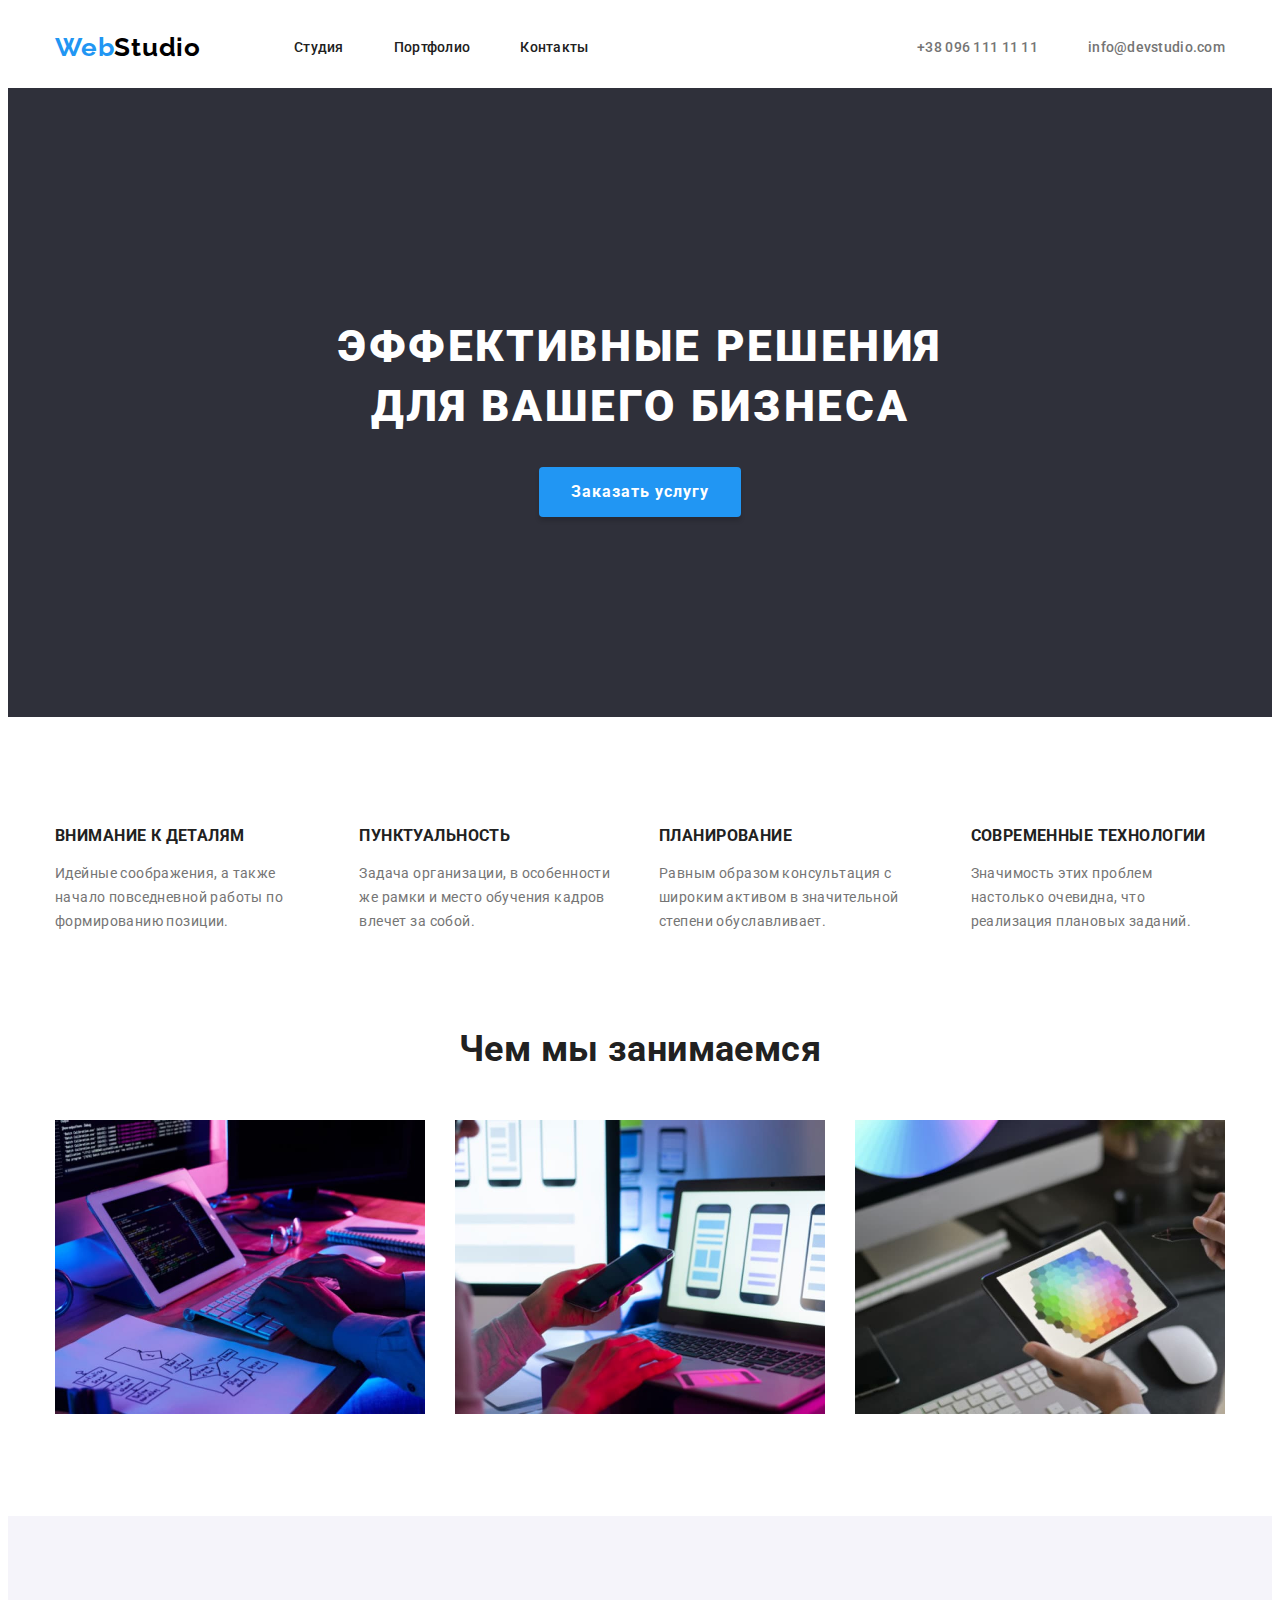
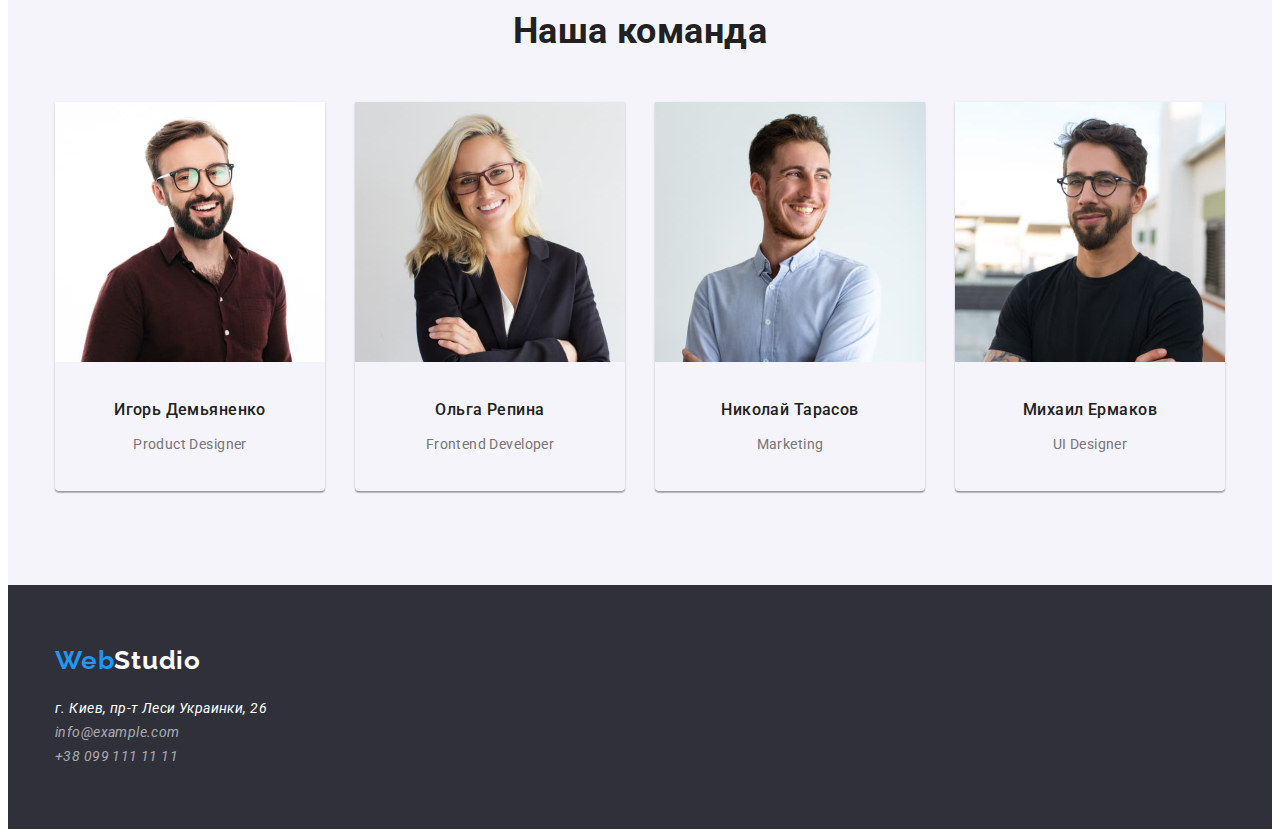
<file: index.html>
<!DOCTYPE html>
<html lang="ru">
  <head>
    <meta charset="UTF-8" />
    <meta http-equiv="X-UA-Compatible" content="IE=edge" />
    <meta name="viewport" content="width=device-width, initial-scale=1.0" />
    <link rel="preconnect" href="https://fonts.googleapis.com" />
    <link rel="preconnect" href="https://fonts.gstatic.com" crossorigin />
    <link
      href="https://fonts.googleapis.com/css2?family=Raleway:wght@700&family=Roboto:wght@400;500;700;900&display=swap"
      rel="stylesheet"
    />
    <link
      rel="stylesheet"
      href="https://cdnjs.cloudflare.com/ajax/libs/modern-normalize/1.1.0/modern-normalize.min.css"
      integrity="sha512-wpPYUAdjBVSE4KJnH1VR1HeZfpl1ub8YT/NKx4PuQ5NmX2tKuGu6U/JRp5y+Y8XG2tV+wKQpNHVUX03MfMFn9Q=="
      crossorigin="anonymous"
      referrerpolicy="no-referrer"
    />
    <!-- <link rel="stylesheet" href="./normileze.css" /> -->
    <link rel="stylesheet" href="./css/styles.css" />
    <title>hw-2</title>
  </head>
  <body>
    <!-- Header -->
    <header class="header">
      <div class="container">
        <!--Navigation-->
        <nav class="site-nav">
          <!--Logo-->
          <a href="./index.html" lang="en" class="link site-logo"
            ><span class="accent">Web</span>Studio</a
          >

          <ul class="list nav-list">
            <li>
              <a href="" class="link nav-link">Студия</a>
            </li>
            <li>
              <a href="./portfolio.html" class="link nav-link">Портфолио</a>
            </li>
            <li>
              <a href="" class="link nav-link">Контакты</a>
            </li>
          </ul>
        </nav>

        <!--Contacts-->
        <ul class="list contacts-list">
          <li>
            <a href="mailto:info@devstudio.com" class="link contact-link">info@devstudio.com</a>
          </li>
          <li><a href="tel:+380961111111" class="link contact-link">+38 096 111 11 11</a></li>
        </ul>
      </div>
    </header>

    <!-- Main -->
    <main>
      <!--Hero-->
      <section class="hero section-dark">
        <div class="container">
          <h1 class="hero-slogan">Эффективные решения для вашего бизнеса</h1>
          <button class="button hero-button" type="button">Заказать услугу</button>
        </div>
      </section>

      <!--Promo-->
      <section class="promo container">
        <h2 class="visually-hidden">Наши приемущества</h2>
        <ul class="promo-list list">
          <li>
            <h3 class="promo-title">Внимание к деталям</h3>
            <p class="promo-text">
              Идейные соображения, а также начало повседневной работы по формированию позиции.
            </p>
          </li>
          <li>
            <h3 class="promo-title">Пунктуальность</h3>
            <p class="promo-text">
              Задача организации, в особенности же рамки и место обучения кадров влечет за собой.
            </p>
          </li>
          <li>
            <h3 class="promo-title">Планирование</h3>
            <p class="promo-text">
              Равным образом консультация с широким активом в значительной степени обуславливает.
            </p>
          </li>
          <li>
            <h3 class="promo-title">Современные технологии</h3>
            <p class="promo-text">
              Значимость этих проблем настолько очевидна, что реализация плановых заданий.
            </p>
          </li>
        </ul>
      </section>

      <!--Works-->
      <section class="works container">
        <h2 class="section-title">Чем мы занимаемся</h2>
        <ul class="works-list list">
          <li>
            <img
              src="./images/activities-desktop.jpg"
              alt="Разработчик пишет код приложения"
              width="370"
            />
          </li>
          <li>
            <img
              src="./images/activities-mobile.jpg"
              alt="Дизайнер разрабатывает варианты макетов для мобильных приложений "
              width="370"
            />
          </li>
          <li>
            <img
              src="./images/activities-design.jpg"
              alt="Дизайнер выбирает цвет на палитре цветов"
              width="370"
            />
          </li>
        </ul>
      </section>

      <!--Our team-->
      <section class="team section-light">
        <div class="container">
          <h2 class="section-title">Наша команда</h2>
          <ul class="list team-list">
            <li class="team-item">
              <img src="./images/team1.jpg" alt="Игорь Демьяненко, Product Designer" width="270" />
              <h3 class="worker-name">Игорь Демьяненко</h3>
              <p lang="en">Product Designer</p>
            </li>

            <li class="team-item">
              <img src="./images/team2.jpg" alt="Ольга Репина, Frontend Developer" width="270" />
              <h3 class="worker-name">Ольга Репина</h3>
              <p lang="en">Frontend Developer</p>
            </li>

            <li class="team-item">
              <img src="./images/team3.jpg" alt="Николай Тарасов, Marketing" width="270" />
              <h3 class="worker-name">Николай Тарасов</h3>
              <p lang="en">Marketing</p>
            </li>

            <li class="team-item">
              <img src="./images/team4.jpg" alt="Михаил Ермаков, UI Designer" width="270" />
              <h3 class="worker-name">Михаил Ермаков</h3>
              <p lang="en">UI Designer</p>
            </li>
          </ul>
        </div>
      </section>
    </main>

    <!-- Footer -->
    <footer class="footer section-dark">
      <div class="container">
        <!--Logo-->
        <a href="./index.html" lang="en" class="link site-logo"
          ><span class="accent">Web</span>Studio</a
        >

        <address>
          <ul class="footer-address list">
            <li>
              <a
                href="https://goo.gl/maps/r7TghXEzJccz46gc6"
                target="_blank"
                rel="noopener nofollow noreferrer"
                class="link address-map"
                >г. Киев, пр-т Леси Украинки, 26</a
              >
            </li>
            <li>
              <a href="mailto:info@example.com" class="link address-item">info@example.com</a>
            </li>
            <li><a href="tel:+380991111111" class="link address-item">+38 099 111 11 11</a></li>
          </ul>
        </address>
      </div>
    </footer>
  </body>
</html>
</file>
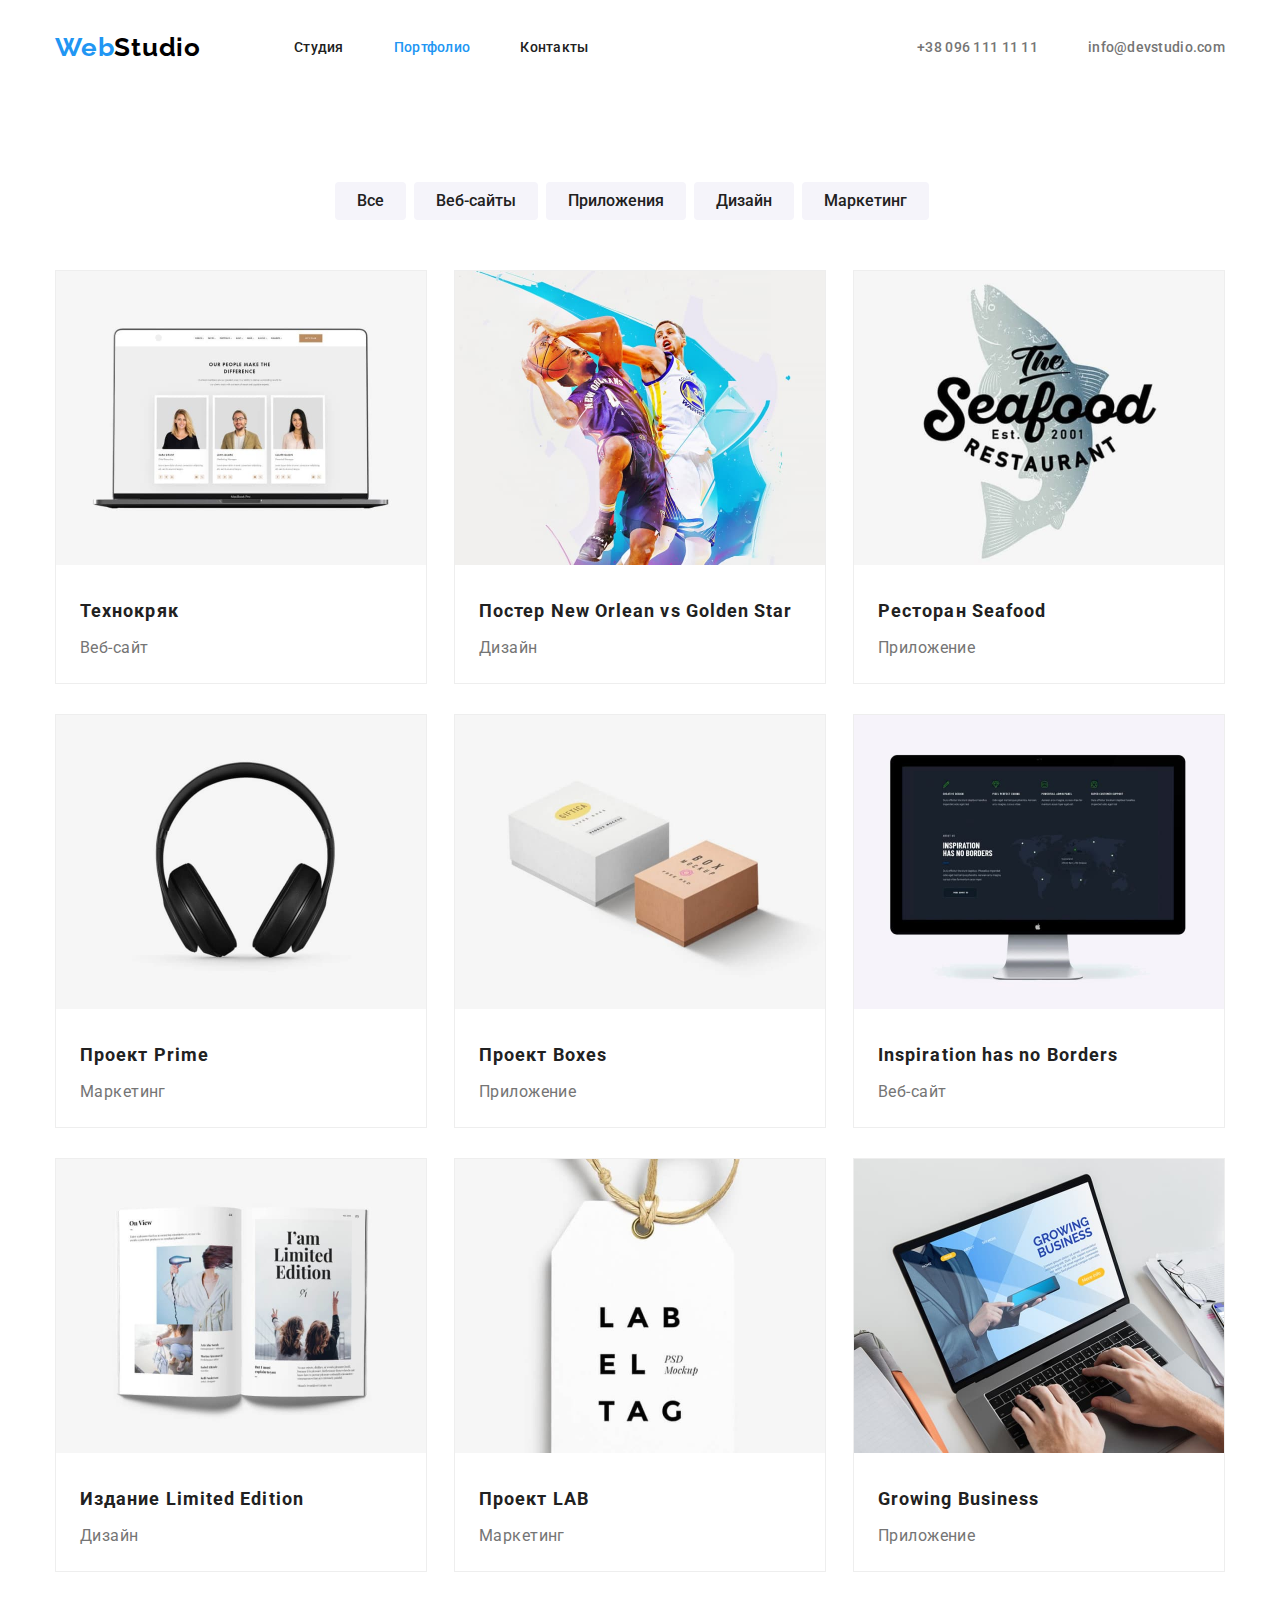
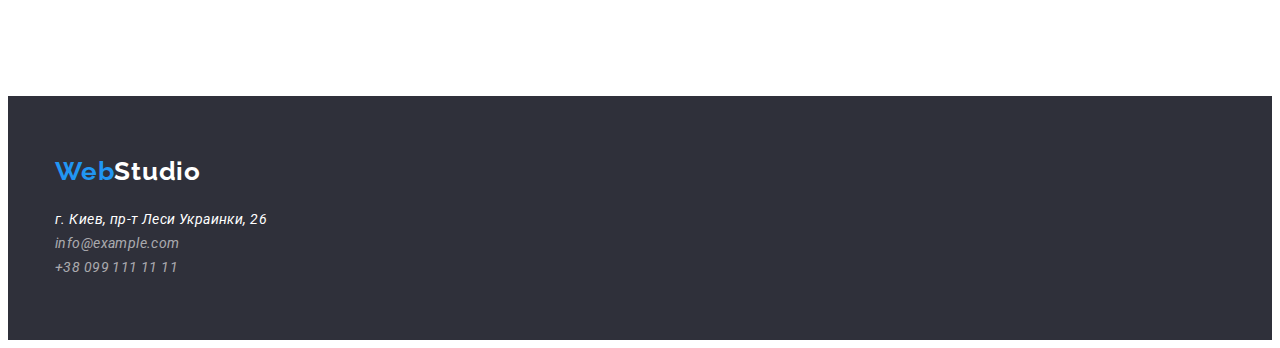
<file: portfolio.html>
<!DOCTYPE html>
<html lang="ru">
  <head>
    <meta charset="UTF-8" />
    <meta http-equiv="X-UA-Compatible" content="IE=edge" />
    <meta name="viewport" content="width=device-width, initial-scale=1.0" />
    <link rel="preconnect" href="https://fonts.googleapis.com" />
    <link rel="preconnect" href="https://fonts.gstatic.com" crossorigin />
    <link
      href="https://fonts.googleapis.com/css2?family=Raleway:wght@700&family=Roboto:wght@400;500;700;900&display=swap"
      rel="stylesheet"
    />
    <link
      rel="stylesheet"
      href="https://cdnjs.cloudflare.com/ajax/libs/modern-normalize/1.1.0/modern-normalize.min.css"
      integrity="sha512-wpPYUAdjBVSE4KJnH1VR1HeZfpl1ub8YT/NKx4PuQ5NmX2tKuGu6U/JRp5y+Y8XG2tV+wKQpNHVUX03MfMFn9Q=="
      crossorigin="anonymous"
      referrerpolicy="no-referrer"
    />
    <!-- <link rel="stylesheet" href="./normileze.css" /> -->
    <link rel="stylesheet" href="./css/styles.css" />
    <title>hw-2-portfolio</title>
  </head>
  <body>
    <!-- Header -->
    <header class="header">
      <div class="container">
        <!--Navigation-->
        <nav class="site-nav">
          <!--Logo-->
          <a href="./index.html" lang="en" class="link site-logo"
            ><span class="accent">Web</span>Studio</a
          >

          <ul class="list nav-list">
            <li>
              <a href="" class="link nav-link">Студия</a>
            </li>
            <li>
              <a href="./portfolio.html" class="link nav-link current">Портфолио</a>
            </li>
            <li>
              <a href="" class="link nav-link">Контакты</a>
            </li>
          </ul>
        </nav>

        <!--Contacts-->
        <ul class="list contacts-list">
          <li>
            <a href="mailto:info@devstudio.com" class="link contact-link">info@devstudio.com</a>
          </li>
          <li><a href="tel:+380961111111" class="link contact-link">+38 096 111 11 11</a></li>
        </ul>
      </div>
    </header>

    <!-- Main -->
    <main>
      <!--Our projects-->
      <section class="container projects">
        <h1 class="visually-hidden">Наши проекты</h1>
        <div class="project-filtr">
          <ul class="project-filtr-list list">
            <li><button class="button project-button" type="button">Все</button></li>
            <li><button class="button project-button" type="button">Веб-сайты</button></li>
            <li><button class="button project-button" type="button">Приложения</button></li>
            <li><button class="button project-button" type="button">Дизайн</button></li>
            <li><button class="button project-button" type="button">Маркетинг</button></li>
          </ul>
        </div>
        <ul class="list project-list">
          <li class="project-item">
            <img
              src="./images/project1.jpg"
              alt="Дисплей ноутбука с открытой страницей сайта"
              width="370"
            />
            <h2 class="project-title">Технокряк</h2>
            <p class="project-type">Веб-сайт</p>
          </li>
          <li class="project-item">
            <img
              class="project-img"
              src="./images/project2.jpg"
              alt="Постер, два баскетболиста в прыжке"
              width="370"
            />
            <h2 class="project-title">Постер New Orlean vs Golden Star</h2>
            <p class="project-type">Дизайн</p>
          </li>
          <li class="project-item">
            <img src="./images/project3.jpg" alt="Логотип ресторана Сифууд с рыбой" width="370" />
            <h2 class="project-title">Ресторан Seafood</h2>
            <p class="project-type">Приложение</p>
          </li>
          <li class="project-item">
            <img src="./images/project4.jpg" alt="Черные накладные наушники" width="370" />
            <h2 class="project-title">Проект Prime</h2>
            <p class="project-type">Маркетинг</p>
          </li>
          <li class="project-item">
            <img
              src="./images/project5.jpg"
              alt="Две картонные коробочки, белая и крафтовая"
              width="370"
            />
            <h2 class="project-title">Проект Boxes</h2>
            <p class="project-type">Приложение</p>
          </li>
          <li class="project-item">
            <img
              src="./images/project6.jpg"
              alt="Монитор с изображением страницы сайта"
              width="370"
            />
            <h2 class="project-title">Inspiration has no Borders</h2>
            <p class="project-type">Веб-сайт</p>
          </li>
          <li class="project-item">
            <img
              src="./images/project7.jpg"
              alt="Разворот журнала со статьей и изображением"
              width="370"
            />
            <h2 class="project-title">Издание Limited Edition</h2>
            <p class="project-type">Дизайн</p>
          </li>
          <li class="project-item">
            <img
              src="./images/project8.jpg"
              alt="Бумажная бирка с нидписью Лаб Эль Таг"
              width="370"
            />
            <h2 class="project-title">Проект LAB</h2>
            <p class="project-type">Маркетинг</p>
          </li>
          <li class="project-item">
            <img
              src="./images/project9.jpg"
              alt="Дисплей ноутбука с изображением приложения Гроувиг Бизнес"
              width="370"
            />
            <h2 class="project-title">Growing Business</h2>
            <p class="project-type">Приложение</p>
          </li>
        </ul>
      </section>
    </main>

    <!-- Footer -->
    <footer class="footer section-dark">
      <div class="container">
        <!--Logo-->
        <a href="./index.html" lang="en" class="link site-logo"
          ><span class="accent">Web</span>Studio</a
        >

        <address>
          <ul class="footer-address list">
            <li>
              <a
                href="https://goo.gl/maps/r7TghXEzJccz46gc6"
                target="_blank"
                rel="noopener nofollow noreferrer"
                class="link address-map"
                >г. Киев, пр-т Леси Украинки, 26</a
              >
            </li>
            <li>
              <a href="mailto:info@example.com" class="link address-item">info@example.com</a>
            </li>
            <li><a href="tel:+380991111111" class="link address-item">+38 099 111 11 11</a></li>
          </ul>
        </address>
      </div>
    </footer>
  </body>
</html>
</file>
<file: css/styles.css>
:root {
  /* Fonts */
  --primary-font: 'Roboto', sans-serif;
  --secondary-font: 'Raleway', sans-serif;

  /* Colors */
  --primary-color: #757575;
  --secondary-color: #212121;
  --accent-color: #2196f3;
  --white-color: #ffffff;
  --black-color: #000000;

  --primary-background-color: #ffffff;
  --light-background-color: #f5f4fa;
  --dark-background-color: #2f303a;
}

body {
  font-family: var(--primary-font), 'Tahoma', sans-serif;
  font-style: normal;
  font-weight: 400;
  font-size: 14px;
  line-height: 1.71;
  letter-spacing: 0.03em;

  color: var(--primary-color);

  background-color: var(--primary-background-color);
}

/* Common Styles */
.link {
  text-decoration: none;
  color: inherit;
}

.button {
  border: none;
  background-color: transparent;
  cursor: pointer;
  font-family: inherit;
  color: inherit;

  padding: 0;
}

.list {
  list-style: none;

  padding-left: 0;
  margin-top: 0;
  margin-bottom: 0;
}

.section-dark {
  background-color: var(--dark-background-color);
}

.section-light {
  background-color: var(--light-background-color);
}

.section-title {
  font-weight: 700;
  font-size: 36px;
  line-height: 1.17;
  text-align: center;

  color: var(--secondary-color);
}

.accent {
  color: var(--accent-color);
}

.container {
  width: 1170px;

  margin-left: auto;
  margin-right: auto;
}

.site-logo {
  font-family: var(--secondary-font);
  font-style: normal;
  font-weight: 700;
  font-size: 26px;
  line-height: 1.19;
  letter-spacing: 0.03em;
}

/* Семантичне скриття елементів */
.visually-hidden {
  position: absolute;
  white-space: nowrap;
  width: 1px;
  height: 1px;
  overflow: hidden;
  border: 0;
  padding: 0;
  clip: rect(0 0 0 0);
  clip-path: inset(50%);
  margin: -1px;
}

/* Header */
.header {
  padding-top: 24px;
  padding-bottom: 25px;
}

.header > .container {
  display: flex;
  align-items: center;
  /* justify-content: space-between; */
}

.site-nav {
}

/* Logo */
.header .site-logo {
  color: var(--black-color);
  margin-right: 93px;
}

/* Navigation */
.site-nav {
  display: flex;
  align-items: center;
}

.current {
  color: var(--accent-color);
}

.nav-list {
  display: flex;
  align-items: center;
  width: 585px;
  gap: 50px;
  color: var(--secondary-color);
}

.nav-link,
.contact-link {
  font-weight: 500;
  line-height: 1.14;
  letter-spacing: 0.02em;
}

.nav-link:hover,
.nav-link:focus,
.contact-link:hover,
.contact-link:focus {
  color: var(--accent-color);
}

/* Contacts */
.contacts-list {
  display: flex;
  align-items: center;
  flex-direction: row-reverse;
  width: 585px;
  gap: 50px;
}

/* Main */

/* Hero */
.hero {
  padding-top: 200px;
  padding-bottom: 200px;
  text-align: center;
}

.hero .container {
  width: 696px;
}

.hero-slogan {
  font-weight: 900;
  font-size: 44px;
  line-height: 1.36;
  letter-spacing: 0.06em;
  text-transform: uppercase;

  color: var(--white-color);
}

.hero-button {
  background-color: var(--accent-color);
  color: var(--white-color);
  font-weight: 700;
  font-size: 16px;
  line-height: 1.88;
  letter-spacing: 0.06em;

  border: none;
  border-radius: 4px;
  box-shadow: 0px 4px 4px rgba(0, 0, 0, 0.15);

  padding: 10px 32px;
}

.hero-button:hover,
.hero-button:focus {
  background-color: var(--white-color);
  color: var(--accent-color);
}
/* Promo */
.promo {
  margin-top: 94px;
  margin-bottom: 0px;
  padding-bottom: 0px;
}

.promo-list {
  display: flex;
  align-items: center;
  gap: 30px;
}

.promo-title {
  font-weight: 700;
  line-height: 1.14;
  text-transform: uppercase;

  color: var(--secondary-color);
}

.promo-text {
  margin-top: 10px;
  margin-bottom: 0px;
}

/* Works */
.works {
  margin-top: 94px;
  margin-bottom: 0px;
  padding-bottom: 94px;
}

.works-list {
  display: flex;
  align-items: center;
  gap: 30px;
  margin-top: 50px;
  margin-bottom: 0px;
}

/* Our team */
.team {
  padding-top: 94px;
  padding-bottom: 94px;
}

.team .section-title {
  margin-top: 0px;
  margin-bottom: 0px;
}

.team-list {
  display: flex;
  align-items: center;
  gap: 30px;
  margin-top: 50px;
  margin-bottom: 0px;
}

.team-item {
  text-align: center;
  box-shadow: 0px 1px 3px rgba(0, 0, 0, 0.12), 0px 1px 1px rgba(0, 0, 0, 0.14),
    0px 2px 1px rgba(0, 0, 0, 0.2);
  border-radius: 0px 0px 4px 4px;
  padding-bottom: 20px;
}

.worker-name {
  font-weight: 500;
  font-size: 16px;
  line-height: 1.19;

  color: var(--secondary-color);

  margin-top: 30px;
  margin-bottom: 0px;
}

.job-title {
  font-size: 16px;
  line-height: 1.19;
  margin-top: 10px;
  /* margin-bottom: 30px; */
}

/* Footer */
.footer {
  padding-top: 60px;
  padding-bottom: 60px;
}

.footer .site-logo {
  color: var(--white-color);
}

.footer-address {
  margin-top: 20px;
}

.address-map {
  color: var(--white-color);
}

.address-item {
  color: rgba(255, 255, 255, 0.6);
  margin-top: 9px;
  margin-bottom: 0px;
}

.address-map:hover,
.address-map:focus,
.address-item:hover,
.address-item:focus {
  color: var(--accent-color);
}

/* portfolio.html */

/* Our projects */
.projects {
}

.project-filtr {
  padding-left: 280px;
  padding-right: auto;
  padding-top: 94px;
  padding-bottom: 0px;
}

.project-filtr-list {
  display: flex;
  align-items: center;
  gap: 8px;
}

.project-button {
  background-color: var(--light-background-color);
  color: var(--secondary-color);
  font-weight: 500;
  font-size: 16px;
  line-height: 1.63;

  border: none;
  border-radius: 4px;

  padding: 6px 22px;
}

.project-button:hover,
.project-button:focus {
  background-color: var(--accent-color);
  color: var(--white-color);
  box-shadow: 0px 3px 1px rgba(0, 0, 0, 0.1), 0px 1px 2px rgba(0, 0, 0, 0.08),
    0px 2px 2px rgba(0, 0, 0, 0.12);
}

.project-list {
  list-style: none;
  padding: 0;
  display: flex;
  flex-wrap: wrap;
  justify-content: space-between;
  padding-top: 50px;
  padding-bottom: 94px;
}

.project-item {
  border: 1px solid #eeeeee;
  margin-bottom: 30px;
  padding-bottom: 20px;
}

.project-title {
  font-weight: 700;
  font-size: 18px;
  line-height: 2;
  letter-spacing: 0.06em;
  color: var(--secondary-color);
  margin-left: 24px;
  margin-top: 20px;
  margin-bottom: 0px;
}

.project-type {
  font-size: 16px;
  line-height: 1.88;
  margin-left: 24px;
  margin-top: 4px;
  margin-bottom: 0px;
}
</file>
